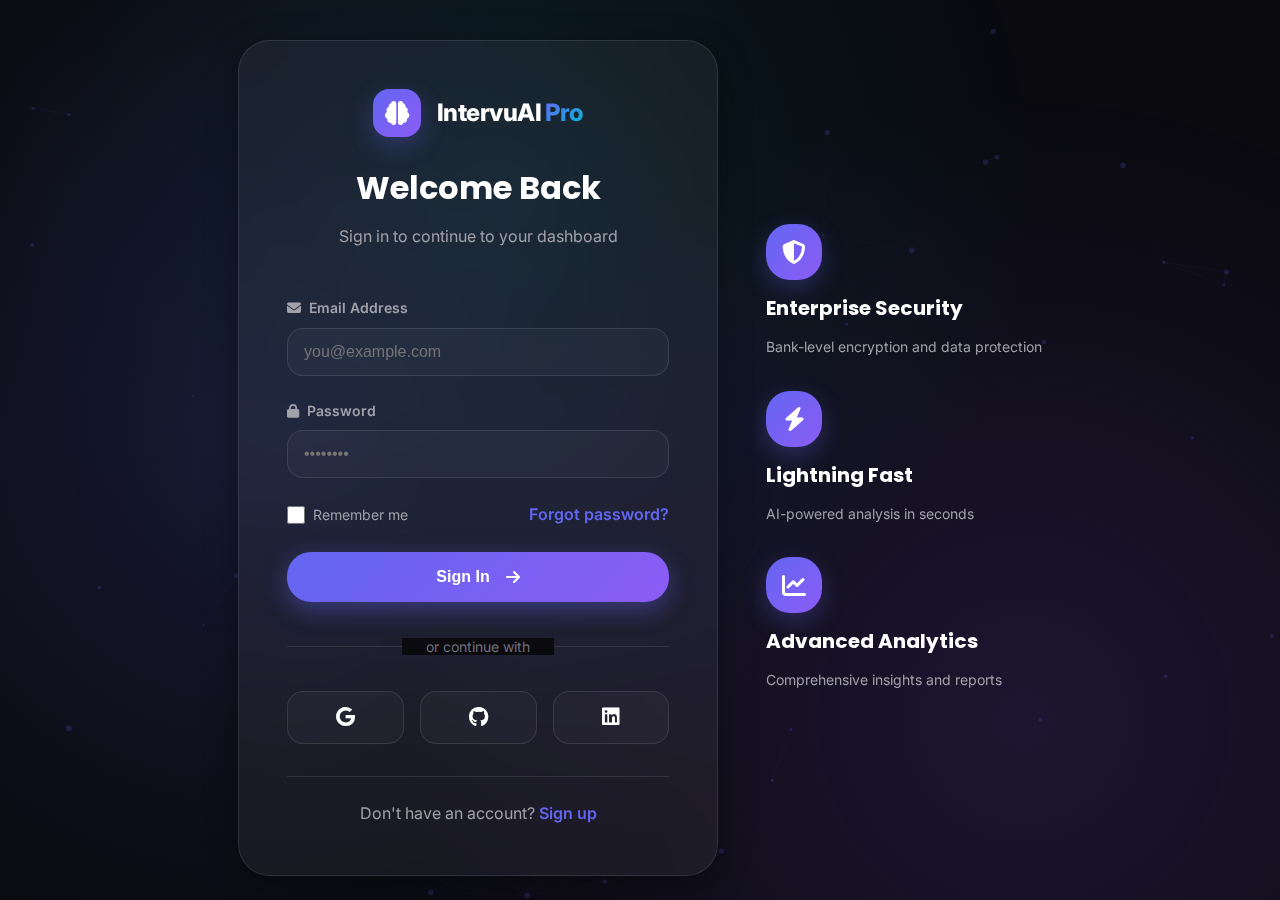
<file: huggingface-space/static/login.html>
<!DOCTYPE html>
<html lang="en">
<head>
    <meta charset="UTF-8">
    <meta name="viewport" content="width=device-width, initial-scale=1.0">
    <title>Login - IntervuAI Pro</title>
    <link href="https://fonts.googleapis.com/css2?family=Poppins:wght@300;400;500;600;700;800&family=Inter:wght@300;400;500;600;700&display=swap" rel="stylesheet">
    <link rel="stylesheet" href="https://cdnjs.cloudflare.com/ajax/libs/font-awesome/6.4.0/css/all.min.css">
    <link rel="stylesheet" href="assets/css/premium.css">
    <link rel="stylesheet" href="assets/css/auth.css">
</head>
<body>
    <div class="premium-bg">
        <div class="gradient-mesh"></div>
        <div class="neural-network">
            <canvas id="neuralCanvas"></canvas>
        </div>
    </div>

    <div class="auth-container">
        <div class="auth-card">
            <div class="auth-header">
                <div class="brand-logo">
                    <div class="brand-icon">
                        <i class="fas fa-brain"></i>
                    </div>
                    <span class="brand-text">IntervuAI<span class="brand-pro">Pro</span></span>
                </div>
                <h1 class="auth-title">Welcome Back</h1>
                <p class="auth-subtitle">Sign in to continue to your dashboard</p>
            </div>

            <div class="alert alert-error hidden" id="errorAlert">
                <i class="fas fa-exclamation-circle"></i>
                <span id="errorMessage"></span>
            </div>

            <form id="loginForm" class="auth-form">
                <div class="form-group">
                    <label class="form-label">
                        <i class="fas fa-envelope"></i>
                        <span>Email Address</span>
                    </label>
                    <input 
                        type="email" 
                        name="email" 
                        id="emailInput"
                        class="form-input" 
                        placeholder="you@example.com"
                        required
                    >
                </div>

                <div class="form-group">
                    <label class="form-label">
                        <i class="fas fa-lock"></i>
                        <span>Password</span>
                    </label>
                    <input 
                        type="password" 
                        name="password" 
                        id="passwordInput"
                        class="form-input" 
                        placeholder="••••••••"
                        required
                    >
                </div>

                <div class="form-options">
                    <label class="checkbox-label">
                        <input type="checkbox" name="remember">
                        <span>Remember me</span>
                    </label>
                    <a href="#" class="link-primary">Forgot password?</a>
                </div>

                <button type="submit" class="btn-primary btn-block">
                    <span>Sign In</span>
                    <i class="fas fa-arrow-right"></i>
                    <div class="btn-glow"></div>
                </button>
            </form>

            <div class="auth-divider">
                <span>or continue with</span>
            </div>

            <div class="social-login">
                <button class="btn-social" onclick="socialLogin('google')">
                    <i class="fab fa-google"></i>
                </button>
                <button class="btn-social" onclick="socialLogin('github')">
                    <i class="fab fa-github"></i>
                </button>
                <button class="btn-social" onclick="socialLogin('linkedin')">
                    <i class="fab fa-linkedin"></i>
                </button>
            </div>

            <div class="auth-footer">
                <p>Don't have an account? <a href="signup.html" class="link-primary">Sign up</a></p>
            </div>
        </div>

        <div class="auth-features">
            <div class="feature-item">
                <div class="feature-icon">
                    <i class="fas fa-shield-alt"></i>
                </div>
                <h3>Enterprise Security</h3>
                <p>Bank-level encryption and data protection</p>
            </div>
            <div class="feature-item">
                <div class="feature-icon">
                    <i class="fas fa-bolt"></i>
                </div>
                <h3>Lightning Fast</h3>
                <p>AI-powered analysis in seconds</p>
            </div>
            <div class="feature-item">
                <div class="feature-icon">
                    <i class="fas fa-chart-line"></i>
                </div>
                <h3>Advanced Analytics</h3>
                <p>Comprehensive insights and reports</p>
            </div>
        </div>
    </div>

    <script src="assets/js/neural-bg.js"></script>
    <script>
        document.getElementById('loginForm').addEventListener('submit', function(e) {
            e.preventDefault();
            const email = document.getElementById('emailInput').value;
            const password = document.getElementById('passwordInput').value;
            
            if (email && password) {
                // Store user info in session
                sessionStorage.setItem('userName', email.split('@')[0]);
                sessionStorage.setItem('userEmail', email);
                sessionStorage.setItem('isLoggedIn', 'true');
                
                // Redirect to main dashboard
                window.location.href = '/';
            } else {
                document.getElementById('errorAlert').classList.remove('hidden');
                document.getElementById('errorMessage').textContent = 'Please enter both email and password';
            }
        });
        
        function socialLogin(provider) {
            // Mock social login
            sessionStorage.setItem('userName', provider + '_user');
            sessionStorage.setItem('isLoggedIn', 'true');
            window.location.href = '/';
        }
    </script>
</body>
</html>
</file>
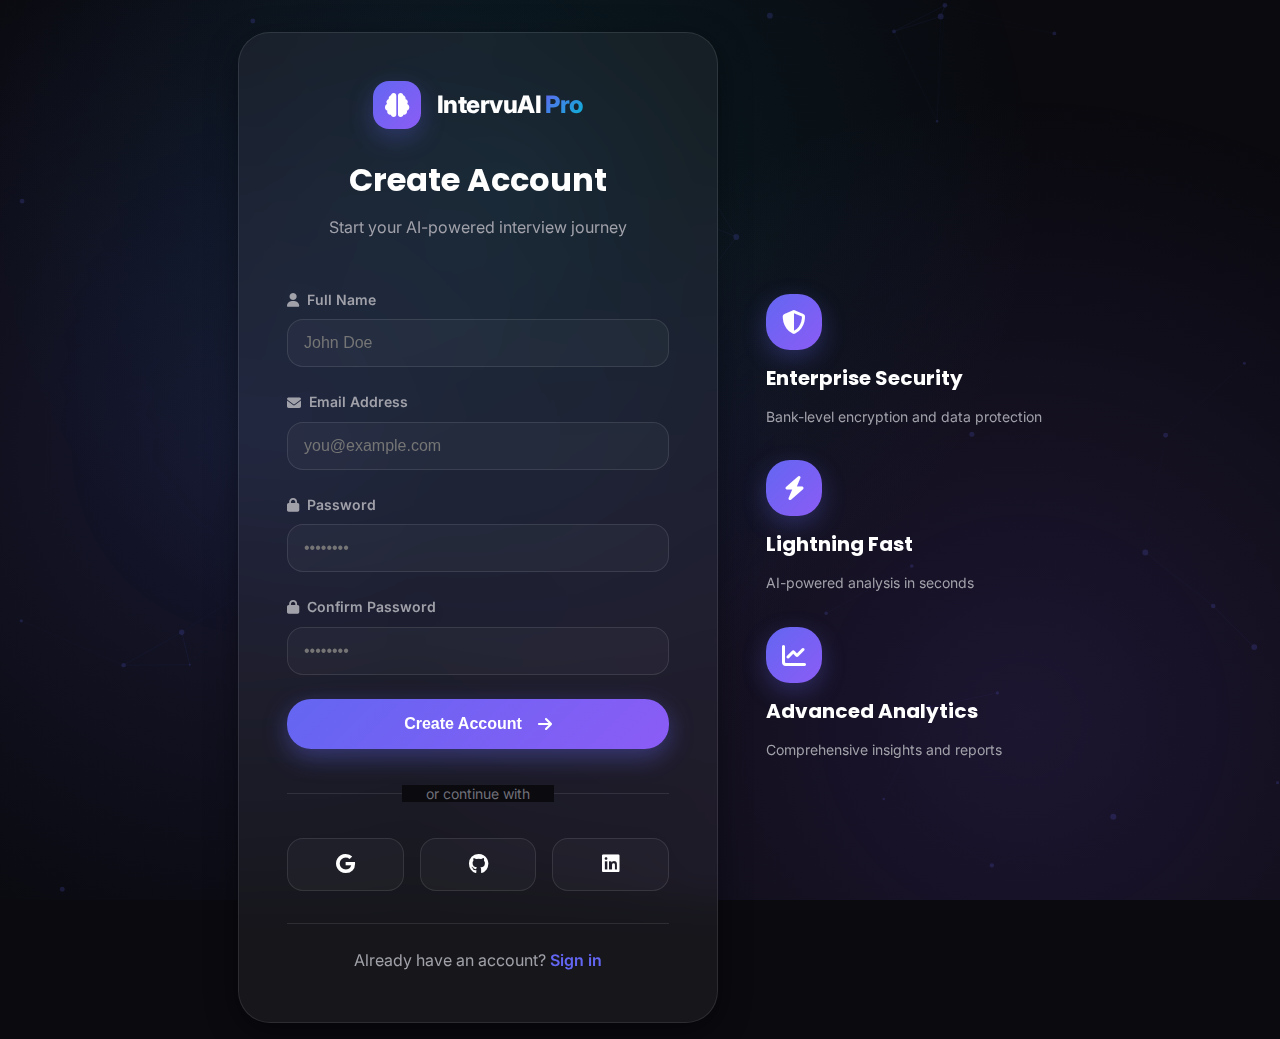
<file: huggingface-space/static/signup.html>
<!DOCTYPE html>
<html lang="en">
<head>
    <meta charset="UTF-8">
    <meta name="viewport" content="width=device-width, initial-scale=1.0">
    <title>Sign Up - IntervuAI Pro</title>
    <link href="https://fonts.googleapis.com/css2?family=Poppins:wght@300;400;500;600;700;800&family=Inter:wght@300;400;500;600;700&display=swap" rel="stylesheet">
    <link rel="stylesheet" href="https://cdnjs.cloudflare.com/ajax/libs/font-awesome/6.4.0/css/all.min.css">
    <link rel="stylesheet" href="assets/css/premium.css">
    <link rel="stylesheet" href="assets/css/auth.css">
</head>
<body>
    <div class="premium-bg">
        <div class="gradient-mesh"></div>
        <div class="neural-network">
            <canvas id="neuralCanvas"></canvas>
        </div>
    </div>

    <div class="auth-container">
        <div class="auth-card">
            <div class="auth-header">
                <div class="brand-logo">
                    <div class="brand-icon">
                        <i class="fas fa-brain"></i>
                    </div>
                    <span class="brand-text">IntervuAI<span class="brand-pro">Pro</span></span>
                </div>
                <h1 class="auth-title">Create Account</h1>
                <p class="auth-subtitle">Start your AI-powered interview journey</p>
            </div>

            <div class="alert alert-error hidden" id="errorAlert">
                <i class="fas fa-exclamation-circle"></i>
                <span id="errorMessage"></span>
            </div>

            <form id="signupForm" class="auth-form">
                <div class="form-group">
                    <label class="form-label">
                        <i class="fas fa-user"></i>
                        <span>Full Name</span>
                    </label>
                    <input 
                        type="text" 
                        name="name" 
                        id="nameInput"
                        class="form-input" 
                        placeholder="John Doe"
                        required
                    >
                </div>

                <div class="form-group">
                    <label class="form-label">
                        <i class="fas fa-envelope"></i>
                        <span>Email Address</span>
                    </label>
                    <input 
                        type="email" 
                        name="email" 
                        id="emailInput"
                        class="form-input" 
                        placeholder="you@example.com"
                        required
                    >
                </div>

                <div class="form-group">
                    <label class="form-label">
                        <i class="fas fa-lock"></i>
                        <span>Password</span>
                    </label>
                    <input 
                        type="password" 
                        name="password" 
                        id="passwordInput"
                        class="form-input" 
                        placeholder="••••••••"
                        required
                    >
                </div>

                <div class="form-group">
                    <label class="form-label">
                        <i class="fas fa-lock"></i>
                        <span>Confirm Password</span>
                    </label>
                    <input 
                        type="password" 
                        name="confirmPassword" 
                        id="confirmPasswordInput"
                        class="form-input" 
                        placeholder="••••••••"
                        required
                    >
                </div>

                <button type="submit" class="btn-primary btn-block">
                    <span>Create Account</span>
                    <i class="fas fa-arrow-right"></i>
                    <div class="btn-glow"></div>
                </button>
            </form>

            <div class="auth-divider">
                <span>or continue with</span>
            </div>

            <div class="social-login">
                <button class="btn-social" onclick="socialSignup('google')">
                    <i class="fab fa-google"></i>
                </button>
                <button class="btn-social" onclick="socialSignup('github')">
                    <i class="fab fa-github"></i>
                </button>
                <button class="btn-social" onclick="socialSignup('linkedin')">
                    <i class="fab fa-linkedin"></i>
                </button>
            </div>

            <div class="auth-footer">
                <p>Already have an account? <a href="login.html" class="link-primary">Sign in</a></p>
            </div>
        </div>

        <div class="auth-features">
            <div class="feature-item">
                <div class="feature-icon">
                    <i class="fas fa-shield-alt"></i>
                </div>
                <h3>Enterprise Security</h3>
                <p>Bank-level encryption and data protection</p>
            </div>
            <div class="feature-item">
                <div class="feature-icon">
                    <i class="fas fa-bolt"></i>
                </div>
                <h3>Lightning Fast</h3>
                <p>AI-powered analysis in seconds</p>
            </div>
            <div class="feature-item">
                <div class="feature-icon">
                    <i class="fas fa-chart-line"></i>
                </div>
                <h3>Advanced Analytics</h3>
                <p>Comprehensive insights and reports</p>
            </div>
        </div>
    </div>

    <script src="assets/js/neural-bg.js"></script>
    <script>
        document.getElementById('signupForm').addEventListener('submit', function(e) {
            e.preventDefault();
            const name = document.getElementById('nameInput').value;
            const email = document.getElementById('emailInput').value;
            const password = document.getElementById('passwordInput').value;
            const confirmPassword = document.getElementById('confirmPasswordInput').value;
            
            if (password !== confirmPassword) {
                document.getElementById('errorAlert').classList.remove('hidden');
                document.getElementById('errorMessage').textContent = 'Passwords do not match';
                return;
            }
            
            if (name && email && password) {
                // Store user info in session
                sessionStorage.setItem('userName', name);
                sessionStorage.setItem('userEmail', email);
                sessionStorage.setItem('isLoggedIn', 'true');
                
                // Redirect to main page
                window.location.href = 'index.html';
            } else {
                document.getElementById('errorAlert').classList.remove('hidden');
                document.getElementById('errorMessage').textContent = 'Please fill in all fields';
            }
        });
        
        function socialSignup(provider) {
            sessionStorage.setItem('userName', provider + '_user');
            sessionStorage.setItem('isLoggedIn', 'true');
            window.location.href = 'index.html';
        }
    </script>
</body>
</html>
</file>
<file: huggingface-space/static/assets/css/premium.css>
/* Premium AI Platform - Luxury Design System */

:root {
    /* Premium Color Palette */
    --color-primary: #6366f1;
    --color-primary-dark: #4f46e5;
    --color-secondary: #8b5cf6;
    --color-accent: #06b6d4;
    --color-success: #10b981;
    --color-warning: #f59e0b;
    --color-danger: #ef4444;
    
    /* Dark Theme */
    --color-bg-primary: #0a0a0f;
    --color-bg-secondary: #13131a;
    --color-bg-tertiary: #1a1a24;
    --color-surface: rgba(255, 255, 255, 0.03);
    --color-surface-hover: rgba(255, 255, 255, 0.06);
    
    /* Text Colors */
    --color-text-primary: #ffffff;
    --color-text-secondary: #a1a1aa;
    --color-text-tertiary: #71717a;
    
    /* Glass Effect */
    --glass-bg: rgba(255, 255, 255, 0.05);
    --glass-border: rgba(255, 255, 255, 0.1);
    --glass-shadow: 0 8px 32px 0 rgba(0, 0, 0, 0.37);
    
    /* Spacing */
    --spacing-xs: 0.5rem;
    --spacing-sm: 1rem;
    --spacing-md: 1.5rem;
    --spacing-lg: 2rem;
    --spacing-xl: 3rem;
    
    /* Border Radius */
    --radius-sm: 0.5rem;
    --radius-md: 1rem;
    --radius-lg: 1.5rem;
    --radius-xl: 2rem;
    
    /* Transitions */
    --transition-fast: 0.2s cubic-bezier(0.4, 0, 0.2, 1);
    --transition-base: 0.3s cubic-bezier(0.4, 0, 0.2, 1);
    --transition-slow: 0.5s cubic-bezier(0.4, 0, 0.2, 1);
}

* {
    margin: 0;
    padding: 0;
    box-sizing: border-box;
}

body {
    font-family: 'Inter', -apple-system, BlinkMacSystemFont, 'Segoe UI', sans-serif;
    background: var(--color-bg-primary);
    color: var(--color-text-primary);
    line-height: 1.6;
    overflow-x: hidden;
    -webkit-font-smoothing: antialiased;
    -moz-osx-font-smoothing: grayscale;
}

h1, h2, h3, h4, h5, h6 {
    font-family: 'Poppins', sans-serif;
    font-weight: 700;
    line-height: 1.2;
}

/* Premium Background */
.premium-bg {
    position: fixed;
    top: 0;
    left: 0;
    width: 100%;
    height: 100%;
    z-index: 0;
    overflow: hidden;
}

.gradient-mesh {
    position: absolute;
    width: 100%;
    height: 100%;
    background: 
        radial-gradient(circle at 20% 50%, rgba(99, 102, 241, 0.15) 0%, transparent 50%),
        radial-gradient(circle at 80% 80%, rgba(139, 92, 246, 0.15) 0%, transparent 50%),
        radial-gradient(circle at 40% 20%, rgba(6, 182, 212, 0.1) 0%, transparent 50%);
    animation: meshMove 20s ease-in-out infinite;
}

@keyframes meshMove {
    0%, 100% { transform: translate(0, 0) scale(1); }
    50% { transform: translate(50px, 30px) scale(1.1); }
}

.neural-network {
    position: absolute;
    width: 100%;
    height: 100%;
    opacity: 0.3;
}

#neuralCanvas {
    width: 100%;
    height: 100%;
}

/* Navigation */
.premium-nav {
    position: fixed;
    top: 0;
    left: 0;
    right: 0;
    z-index: 1000;
    background: var(--glass-bg);
    backdrop-filter: blur(20px);
    -webkit-backdrop-filter: blur(20px);
    border-bottom: 1px solid var(--glass-border);
}

.nav-container {
    max-width: 1400px;
    margin: 0 auto;
    padding: var(--spacing-md) var(--spacing-lg);
    display: flex;
    justify-content: space-between;
    align-items: center;
}

.nav-brand {
    display: flex;
    align-items: center;
    gap: var(--spacing-sm);
}

.brand-icon {
    width: 48px;
    height: 48px;
    background: linear-gradient(135deg, var(--color-primary), var(--color-secondary));
    border-radius: var(--radius-md);
    display: flex;
    align-items: center;
    justify-content: center;
    font-size: 24px;
    box-shadow: 0 8px 24px rgba(99, 102, 241, 0.3);
}

.brand-text {
    font-size: 24px;
    font-weight: 800;
    letter-spacing: -0.5px;
}

.brand-pro {
    background: linear-gradient(135deg, var(--color-primary), var(--color-accent));
    -webkit-background-clip: text;
    -webkit-text-fill-color: transparent;
    background-clip: text;
    margin-left: 4px;
}

.nav-menu {
    display: flex;
    align-items: center;
    gap: var(--spacing-md);
}

.nav-link {
    display: flex;
    align-items: center;
    gap: var(--spacing-xs);
    padding: var(--spacing-sm) var(--spacing-md);
    border-radius: var(--radius-md);
    color: var(--color-text-secondary);
    text-decoration: none;
    transition: all var(--transition-base);
    font-weight: 500;
}

.nav-link:hover {
    color: var(--color-text-primary);
    background: var(--color-surface-hover);
}

.nav-link.active {
    color: var(--color-primary);
    background: rgba(99, 102, 241, 0.1);
}

.nav-user {
    display: flex;
    align-items: center;
    gap: var(--spacing-sm);
    padding: var(--spacing-xs) var(--spacing-sm);
    background: var(--color-surface);
    border-radius: var(--radius-lg);
    border: 1px solid var(--glass-border);
}

.user-avatar {
    width: 40px;
    height: 40px;
    border-radius: 50%;
    background: linear-gradient(135deg, var(--color-primary), var(--color-secondary));
    display: flex;
    align-items: center;
    justify-content: center;
}

.user-info {
    display: flex;
    flex-direction: column;
}

.user-name {
    font-size: 14px;
    font-weight: 600;
}

.user-role {
    font-size: 12px;
    color: var(--color-text-tertiary);
}

.logout-btn {
    padding: var(--spacing-xs);
    color: var(--color-text-secondary);
    transition: color var(--transition-fast);
    cursor: pointer;
    text-decoration: none;
}

.logout-btn:hover {
    color: var(--color-danger);
}

/* Main Content */
.premium-main {
    position: relative;
    z-index: 1;
    padding-top: 100px;
    max-width: 1400px;
    margin: 0 auto;
    padding-left: var(--spacing-lg);
    padding-right: var(--spacing-lg);
}

/* Hero Section */
.hero-section {
    min-height: 80vh;
    display: flex;
    align-items: center;
    justify-content: center;
    text-align: center;
    padding: var(--spacing-xl) 0;
}

.hero-content {
    max-width: 900px;
}

.hero-badge {
    display: inline-flex;
    align-items: center;
    gap: var(--spacing-xs);
    padding: var(--spacing-xs) var(--spacing-md);
    background: var(--glass-bg);
    border: 1px solid var(--glass-border);
    border-radius: var(--radius-xl);
    font-size: 14px;
    font-weight: 500;
    margin-bottom: var(--spacing-lg);
    backdrop-filter: blur(10px);
}

.hero-badge i {
    color: var(--color-accent);
}

.hero-title {
    font-size: clamp(48px, 8vw, 72px);
    font-weight: 800;
    margin-bottom: var(--spacing-md);
    letter-spacing: -2px;
}

.gradient-text {
    background: linear-gradient(135deg, var(--color-primary), var(--color-accent));
    -webkit-background-clip: text;
    -webkit-text-fill-color: transparent;
    background-clip: text;
}

.hero-subtitle {
    font-size: 20px;
    color: var(--color-text-secondary);
    margin-bottom: var(--spacing-xl);
    line-height: 1.8;
}

.hero-actions {
    display: flex;
    gap: var(--spacing-md);
    justify-content: center;
    margin-bottom: var(--spacing-xl);
}

/* Buttons */
.btn-primary, .btn-secondary {
    position: relative;
    display: inline-flex;
    align-items: center;
    gap: var(--spacing-sm);
    padding: 16px 32px;
    border-radius: var(--radius-lg);
    font-size: 16px;
    font-weight: 600;
    border: none;
    cursor: pointer;
    transition: all var(--transition-base);
    overflow: hidden;
}

.btn-primary {
    background: linear-gradient(135deg, var(--color-primary), var(--color-secondary));
    color: white;
    box-shadow: 0 8px 24px rgba(99, 102, 241, 0.4);
}

.btn-primary:hover {
    transform: translateY(-2px);
    box-shadow: 0 12px 32px rgba(99, 102, 241, 0.5);
}

.btn-glow {
    position: absolute;
    top: 0;
    left: -100%;
    width: 100%;
    height: 100%;
    background: linear-gradient(90deg, transparent, rgba(255, 255, 255, 0.3), transparent);
    transition: left 0.5s;
}

.btn-primary:hover .btn-glow {
    left: 100%;
}

.btn-secondary {
    background: var(--color-surface);
    color: var(--color-text-primary);
    border: 1px solid var(--glass-border);
}

.btn-secondary:hover {
    background: var(--color-surface-hover);
    border-color: var(--color-primary);
}

/* Hero Stats */
.hero-stats {
    display: flex;
    justify-content: center;
    align-items: center;
    gap: var(--spacing-lg);
    padding: var(--spacing-lg);
    background: var(--glass-bg);
    border: 1px solid var(--glass-border);
    border-radius: var(--radius-xl);
    backdrop-filter: blur(10px);
    max-width: 600px;
    margin: 0 auto;
}

.stat-item {
    text-align: center;
}

.stat-value {
    font-size: 32px;
    font-weight: 800;
    background: linear-gradient(135deg, var(--color-primary), var(--color-accent));
    -webkit-background-clip: text;
    -webkit-text-fill-color: transparent;
    background-clip: text;
}

.stat-label {
    font-size: 14px;
    color: var(--color-text-tertiary);
    margin-top: 4px;
}

.stat-divider {
    width: 1px;
    height: 40px;
    background: var(--glass-border);
}

/* Glass Card */
.glass-card {
    background: var(--glass-bg);
    backdrop-filter: blur(20px);
    -webkit-backdrop-filter: blur(20px);
    border: 1px solid var(--glass-border);
    border-radius: var(--radius-xl);
    padding: var(--spacing-xl);
    box-shadow: var(--glass-shadow);
    transition: all var(--transition-base);
}

.glass-card:hover {
    border-color: rgba(99, 102, 241, 0.3);
    box-shadow: 0 12px 48px rgba(0, 0, 0, 0.5);
}

.glass-card.large {
    padding: var(--spacing-xl) var(--spacing-xl);
}

/* Upload Section */
.upload-section {
    margin: var(--spacing-xl) 0;
}

.card-header {
    display: flex;
    align-items: center;
    gap: var(--spacing-md);
    margin-bottom: var(--spacing-xl);
}

.header-icon {
    width: 64px;
    height: 64px;
    background: linear-gradient(135deg, var(--color-primary), var(--color-secondary));
    border-radius: var(--radius-lg);
    display: flex;
    align-items: center;
    justify-content: center;
    font-size: 28px;
    box-shadow: 0 8px 24px rgba(99, 102, 241, 0.3);
}

.card-title {
    font-size: 28px;
    font-weight: 700;
    margin-bottom: 4px;
}

.card-subtitle {
    font-size: 16px;
    color: var(--color-text-secondary);
}

.upload-area {
    border: 2px dashed var(--glass-border);
    border-radius: var(--radius-lg);
    padding: var(--spacing-xl);
    text-align: center;
    cursor: pointer;
    transition: all var(--transition-base);
}

.upload-area:hover {
    border-color: var(--color-primary);
    background: rgba(99, 102, 241, 0.05);
}

.upload-icon {
    font-size: 64px;
    color: var(--color-primary);
    margin-bottom: var(--spacing-md);
}

.upload-title {
    font-size: 24px;
    margin-bottom: var(--spacing-sm);
}

.upload-text {
    color: var(--color-text-secondary);
    margin-bottom: var(--spacing-md);
}

.upload-formats {
    display: flex;
    gap: var(--spacing-sm);
    justify-content: center;
}

.format-badge {
    padding: 6px 16px;
    background: var(--color-surface);
    border: 1px solid var(--glass-border);
    border-radius: var(--radius-sm);
    font-size: 12px;
    font-weight: 600;
    color: var(--color-primary);
}

/* Loading Overlay */
.loading-overlay {
    position: fixed;
    top: 0;
    left: 0;
    width: 100%;
    height: 100%;
    background: rgba(10, 10, 15, 0.95);
    backdrop-filter: blur(10px);
    display: flex;
    align-items: center;
    justify-content: center;
    z-index: 9999;
}

.loading-overlay.hidden {
    display: none;
}

.loading-content {
    text-align: center;
}

.loading-spinner {
    width: 80px;
    height: 80px;
    border: 4px solid var(--color-surface);
    border-top-color: var(--color-primary);
    border-radius: 50%;
    animation: spin 1s linear infinite;
    margin: 0 auto var(--spacing-md);
}

@keyframes spin {
    to { transform: rotate(360deg); }
}

.loading-text {
    font-size: 18px;
    color: var(--color-text-secondary);
}

/* Interview Section */
.interview-section {
    margin: var(--spacing-xl) 0;
}

.interview-header {
    display: flex;
    justify-content: space-between;
    align-items: center;
    margin-bottom: var(--spacing-xl);
}

.progress-indicator {
    position: relative;
}

.progress-circle {
    position: relative;
    width: 100px;
    height: 100px;
}

.progress-circle svg {
    transform: rotate(-90deg);
}

.progress-circle circle {
    fill: none;
    stroke: var(--color-surface);
    stroke-width: 8;
}

.progress-circle .progress-ring {
    stroke: var(--color-primary);
    stroke-linecap: round;
    transition: stroke-dashoffset 0.5s ease;
}

.progress-number {
    position: absolute;
    top: 50%;
    left: 50%;
    transform: translate(-50%, -50%);
    font-size: 20px;
    font-weight: 700;
    color: var(--color-primary);
}

.timer {
    display: flex;
    align-items: center;
    gap: var(--spacing-sm);
    padding: var(--spacing-sm) var(--spacing-md);
    background: var(--color-surface);
    border-radius: var(--radius-lg);
    font-size: 18px;
    font-weight: 600;
}

.question-container {
    margin-bottom: var(--spacing-xl);
}

.question-tags {
    display: flex;
    gap: var(--spacing-sm);
    margin-bottom: var(--spacing-md);
}

.tag {
    padding: 6px 16px;
    background: rgba(99, 102, 241, 0.1);
    border: 1px solid rgba(99, 102, 241, 0.3);
    border-radius: var(--radius-sm);
    font-size: 14px;
    font-weight: 600;
    color: var(--color-primary);
}

.question-text {
    font-size: 24px;
    line-height: 1.6;
    color: var(--color-text-primary);
}

.answer-container {
    margin-bottom: var(--spacing-xl);
}

.answer-input {
    width: 100%;
    padding: var(--spacing-md);
    background: var(--color-surface);
    border: 1px solid var(--glass-border);
    border-radius: var(--radius-lg);
    color: var(--color-text-primary);
    font-size: 16px;
    font-family: inherit;
    resize: vertical;
    min-height: 200px;
    transition: all var(--transition-base);
}

.answer-input:focus {
    outline: none;
    border-color: var(--color-primary);
    box-shadow: 0 0 0 4px rgba(99, 102, 241, 0.1);
}

.ai-warning {
    margin-top: var(--spacing-md);
    padding: var(--spacing-md);
    background: rgba(239, 68, 68, 0.1);
    border: 1px solid rgba(239, 68, 68, 0.3);
    border-radius: var(--radius-md);
    color: var(--color-danger);
    display: flex;
    align-items: center;
    gap: var(--spacing-sm);
}

.interview-actions {
    display: flex;
    justify-content: space-between;
    gap: var(--spacing-md);
}

/* Results Section */
.results-section {
    margin: var(--spacing-xl) 0;
}

.results-header {
    display: flex;
    justify-content: space-between;
    align-items: center;
    margin-bottom: var(--spacing-xl);
}

.section-title {
    font-size: 32px;
    font-weight: 700;
}

.results-grid {
    display: grid;
    grid-template-columns: repeat(auto-fit, minmax(400px, 1fr));
    gap: var(--spacing-lg);
}

.score-display {
    text-align: center;
}

.score-circle {
    position: relative;
    width: 200px;
    height: 200px;
    margin: 0 auto var(--spacing-lg);
}

.score-circle svg {
    transform: rotate(-90deg);
}

.score-circle circle {
    fill: none;
    stroke: var(--color-surface);
    stroke-width: 12;
}

.score-circle .score-ring {
    stroke: url(#scoreGradient);
    stroke-linecap: round;
}

.score-content {
    position: absolute;
    top: 50%;
    left: 50%;
    transform: translate(-50%, -50%);
    text-align: center;
}

.score-value {
    display: block;
    font-size: 48px;
    font-weight: 800;
    background: linear-gradient(135deg, var(--color-primary), var(--color-accent));
    -webkit-background-clip: text;
    -webkit-text-fill-color: transparent;
    background-clip: text;
}

.score-label {
    display: block;
    font-size: 16px;
    color: var(--color-text-secondary);
    margin-top: 4px;
}

.recommendation {
    display: flex;
    align-items: center;
    justify-content: center;
    gap: var(--spacing-sm);
    padding: var(--spacing-md);
    background: rgba(16, 185, 129, 0.1);
    border: 1px solid rgba(16, 185, 129, 0.3);
    border-radius: var(--radius-lg);
    color: var(--color-success);
    font-weight: 600;
}

.score-breakdown {
    display: flex;
    flex-direction: column;
    gap: var(--spacing-md);
}

.score-item {
    display: flex;
    flex-direction: column;
    gap: var(--spacing-xs);
}

.score-info {
    display: flex;
    justify-content: space-between;
    align-items: center;
}

.score-name {
    font-weight: 600;
    color: var(--color-text-secondary);
}

.score-percent {
    font-weight: 700;
    color: var(--color-primary);
}

.score-bar {
    height: 8px;
    background: var(--color-surface);
    border-radius: 10px;
    overflow: hidden;
}

.score-bar-fill {
    height: 100%;
    background: linear-gradient(90deg, var(--color-primary), var(--color-accent));
    border-radius: 10px;
    transition: width 1s ease;
}

/* Utility Classes */
.hidden {
    display: none !important;
}

/* Responsive */
@media (max-width: 768px) {
    .premium-main {
        padding-left: var(--spacing-md);
        padding-right: var(--spacing-md);
    }
    
    .hero-title {
        font-size: 36px;
    }
    
    .hero-actions {
        flex-direction: column;
    }
    
    .hero-stats {
        flex-direction: column;
        gap: var(--spacing-md);
    }
    
    .stat-divider {
        width: 100%;
        height: 1px;
    }
    
    .nav-menu {
        gap: var(--spacing-sm);
    }
    
    .nav-link span {
        display: none;
    }
}

/* Exam Mode Styles */
body.exam-mode {
    overflow: hidden;
}

body.exam-mode .interview-section {
    position: fixed;
    top: 0;
    left: 0;
    right: 0;
    bottom: 0;
    width: 100vw;
    height: 100vh;
    z-index: 9999;
    background: var(--color-bg-primary);
    display: flex;
    align-items: center;
    justify-content: center;
    padding: 2rem;
    margin: 0;
}

body.exam-mode .interview-section .glass-card {
    max-width: 900px;
    width: 100%;
    height: auto;
    max-height: 90vh;
    overflow-y: auto;
}

body.exam-mode .interview-section:not(.hidden) {
    display: flex !important;
}

/* Hide elements during exam */
body.exam-mode .premium-nav,
body.exam-mode .hero-section,
body.exam-mode .upload-section,
body.exam-mode .results-section {
    display: none !important;
}

/* Interview section full screen layout */
.interview-section {
    min-height: 100vh;
    display: flex;
    align-items: center;
    justify-content: center;
    padding: var(--spacing-xl);
}

.interview-section.hidden {
    display: none;
}

.interview-section .glass-card {
    width: 100%;
    max-width: 900px;
}

.interview-header {
    display: flex;
    justify-content: space-between;
    align-items: center;
    margin-bottom: var(--spacing-lg);
    padding-bottom: var(--spacing-md);
    border-bottom: 1px solid var(--glass-border);
}

.progress-indicator {
    display: flex;
    align-items: center;
    gap: var(--spacing-md);
}

.progress-circle {
    position: relative;
    width: 80px;
    height: 80px;
}

.progress-circle svg {
    width: 100%;
    height: 100%;
    transform: rotate(-90deg);
}

.progress-circle circle {
    fill: none;
    stroke-width: 8;
}

.progress-circle circle:first-child {
    stroke: var(--color-surface);
}

.progress-circle circle.progress-ring {
    stroke: var(--color-primary);
    stroke-linecap: round;
    transition: stroke-dashoffset 0.5s ease;
}

.progress-number {
    position: absolute;
    top: 50%;
    left: 50%;
    transform: translate(-50%, -50%);
    font-size: 18px;
    font-weight: 700;
    color: var(--color-text-primary);
}

.timer {
    display: flex;
    align-items: center;
    gap: var(--spacing-sm);
    padding: var(--spacing-sm) var(--spacing-md);
    background: var(--glass-bg);
    border: 1px solid var(--glass-border);
    border-radius: var(--radius-lg);
    font-size: 24px;
    font-weight: 700;
    color: var(--color-primary);
}

.timer i {
    font-size: 20px;
}

.question-container {
    margin-bottom: var(--spacing-xl);
}

.question-tags {
    display: flex;
    gap: var(--spacing-sm);
    margin-bottom: var(--spacing-md);
}

.question-tags .tag {
    padding: 6px 16px;
    background: rgba(99, 102, 241, 0.1);
    border: 1px solid rgba(99, 102, 241, 0.3);
    border-radius: 20px;
    font-size: 14px;
    font-weight: 500;
    color: var(--color-primary);
}

.question-text {
    font-size: 24px;
    font-weight: 600;
    line-height: 1.6;
    color: var(--color-text-primary);
    margin: 0;
}

.answer-container {
    margin-bottom: var(--spacing-xl);
}

.answer-input {
    width: 100%;
    min-height: 200px;
    padding: var(--spacing-md);
    background: var(--color-surface);
    border: 1px solid var(--glass-border);
    border-radius: var(--radius-lg);
    color: var(--color-text-primary);
    font-size: 16px;
    font-family: 'Inter', sans-serif;
    line-height: 1.6;
    resize: vertical;
    transition: all var(--transition-base);
}

.answer-input:focus {
    outline: none;
    border-color: var(--color-primary);
    box-shadow: 0 0 0 4px rgba(99, 102, 241, 0.1);
}

.answer-input::placeholder {
    color: var(--color-text-tertiary);
}

.ai-warning {
    display: flex;
    align-items: center;
    gap: var(--spacing-sm);
    padding: var(--spacing-sm) var(--spacing-md);
    background: rgba(239, 68, 68, 0.1);
    border: 1px solid rgba(239, 68, 68, 0.3);
    border-radius: var(--radius-md);
    color: var(--color-danger);
    font-size: 14px;
    font-weight: 500;
    margin-top: var(--spacing-sm);
}

.ai-warning.hidden {
    display: none;
}

.interview-actions {
    display: flex;
    justify-content: space-between;
    gap: var(--spacing-md);
}

.interview-actions button {
    flex: 1;
}

/* Exam mode - center interview card */
body.exam-mode .interview-section .glass-card {
    animation: slideInUp 0.5s ease;
}

@keyframes slideInUp {
    from {
        opacity: 0;
        transform: translateY(30px);
    }
    to {
        opacity: 1;
        transform: translateY(0);
    }
}

/* Results section styles */
.results-section {
    padding: var(--spacing-xl);
    min-height: 100vh;
}

.results-section.hidden {
    display: none;
}

.results-header {
    display: flex;
    justify-content: space-between;
    align-items: center;
    margin-bottom: var(--spacing-xl);
}

.section-title {
    font-size: 32px;
    font-weight: 700;
    color: var(--color-text-primary);
}

.results-grid {
    display: grid;
    grid-template-columns: repeat(auto-fit, minmax(400px, 1fr));
    gap: var(--spacing-lg);
}

.score-display {
    text-align: center;
    padding: var(--spacing-lg);
}

.score-circle {
    position: relative;
    width: 200px;
    height: 200px;
    margin: 0 auto var(--spacing-lg);
}

.score-circle svg {
    width: 100%;
    height: 100%;
    transform: rotate(-90deg);
}

.score-circle circle {
    fill: none;
    stroke-width: 12;
}

.score-circle circle:first-child {
    stroke: var(--color-surface);
}

.score-circle circle.score-ring {
    stroke: var(--color-primary);
    stroke-linecap: round;
}

.score-content {
    position: absolute;
    top: 50%;
    left: 50%;
    transform: translate(-50%, -50%);
    text-align: center;
}

.score-value {
    display: block;
    font-size: 48px;
    font-weight: 800;
    color: var(--color-text-primary);
}

.score-label {
    display: block;
    font-size: 16px;
    color: var(--color-text-secondary);
    margin-top: var(--spacing-xs);
}

.recommendation {
    display: flex;
    align-items: center;
    justify-content: center;
    gap: var(--spacing-sm);
    padding: var(--spacing-sm) var(--spacing-md);
    background: rgba(16, 185, 129, 0.1);
    border: 1px solid rgba(16, 185, 129, 0.3);
    border-radius: var(--radius-lg);
    color: var(--color-success);
    font-weight: 600;
}

.score-breakdown {
    display: flex;
    flex-direction: column;
    gap: var(--spacing-md);
}

.score-item {
    display: flex;
    flex-direction: column;
    gap: var(--spacing-xs);
}

.score-info {
    display: flex;
    justify-content: space-between;
    align-items: center;
}

.score-name {
    font-weight: 600;
    color: var(--color-text-primary);
}

.score-percent {
    font-weight: 700;
    color: var(--color-primary);
}

.score-bar {
    height: 8px;
    background: var(--color-surface);
    border-radius: 4px;
    overflow: hidden;
}

.score-bar-fill {
    height: 100%;
    background: linear-gradient(90deg, var(--color-primary), var(--color-secondary));
    border-radius: 4px;
    transition: width 1s ease;
}

/* Coding Challenge Styles */
.coding-challenge-notice {
    display: flex;
    align-items: center;
    gap: var(--spacing-sm);
    padding: var(--spacing-md);
    background: rgba(99, 102, 241, 0.1);
    border: 1px solid rgba(99, 102, 241, 0.3);
    border-radius: var(--radius-md);
    color: var(--color-primary);
    font-weight: 600;
    margin-bottom: var(--spacing-md);
}

.coding-challenge-notice i {
    font-size: 20px;
}

.coding-language-selector {
    display: flex;
    align-items: center;
    gap: var(--spacing-md);
    padding: var(--spacing-md);
    background: var(--color-surface);
    border: 1px solid var(--glass-border);
    border-radius: var(--radius-md);
    margin-bottom: var(--spacing-md);
}

.coding-language-selector label {
    display: flex;
    align-items: center;
    gap: var(--spacing-sm);
    font-weight: 600;
    color: var(--color-text-secondary);
    margin: 0;
}

.language-dropdown {
    padding: 10px 16px;
    background: var(--color-bg-secondary);
    border: 1px solid var(--glass-border);
    border-radius: var(--radius-md);
    color: var(--color-text-primary);
    font-size: 16px;
    font-weight: 500;
    cursor: pointer;
    transition: all var(--transition-base);
    min-width: 200px;
}

.language-dropdown:hover {
    border-color: var(--color-primary);
}

.language-dropdown:focus {
    outline: none;
    border-color: var(--color-primary);
    box-shadow: 0 0 0 4px rgba(99, 102, 241, 0.1);
}

#codingEditor {
    background: var(--color-surface);
    border: 1px solid var(--glass-border);
    border-radius: var(--radius-lg);
    min-height: 700px;
    font-size: 16px;
}

/* Ensure iframe content is properly sized */
#codingEditor iframe {
    width: 100%;
    height: 100%;
}

/* Make interview card bigger for coding questions */
body.exam-mode .interview-section .glass-card.coding-active {
    max-width: 1200px;
    max-height: 98vh;
}

/* Exam Mode - Hide UI Elements */
body.exam-mode .premium-nav,
body.exam-mode .hero-section,
body.exam-mode .upload-section,
body.exam-mode .results-section {
    display: none !important;
}

body.exam-mode {
    overflow: hidden;
}

body.exam-mode .interview-section {
    position: fixed;
    top: 0;
    left: 0;
    right: 0;
    bottom: 0;
    width: 100vw;
    height: 100vh;
    z-index: 9999;
    background: var(--color-bg-primary);
    display: flex;
    align-items: center;
    justify-content: center;
    padding: 2rem;
    margin: 0;
    overflow-y: auto;
}

body.exam-mode .interview-section .glass-card {
    max-width: 1000px;
    width: 100%;
    height: auto;
    max-height: 95vh;
    overflow-y: auto;
}

body.exam-mode .interview-section:not(.hidden) {
    display: flex !important;
}

/* Fullscreen coding editor for coding questions */
body.exam-mode .interview-section.coding-mode {
    padding: 0 !important;
    align-items: stretch !important;
}

body.exam-mode .interview-section.coding-mode .glass-card {
    max-width: 100vw !important;
    width: 100vw !important;
    max-height: 100vh !important;
    height: 100vh !important;
    margin: 0 !important;
    padding: 1.5rem !important;
    border-radius: 0 !important;
    display: flex;
    flex-direction: column;
    overflow: hidden;
}

body.exam-mode .interview-section.coding-mode .interview-header {
    flex-shrink: 0;
}

body.exam-mode .interview-section.coding-mode .question-container {
    flex-shrink: 0;
}

body.exam-mode .interview-section.coding-mode .answer-container {
    flex: 1;
    display: flex;
    flex-direction: column;
    min-height: 0;
    overflow: hidden;
}

body.exam-mode .interview-section.coding-mode #codingEditor {
    flex: 1;
    min-height: 0 !important;
    height: 100% !important;
}

body.exam-mode .interview-section.coding-mode .interview-actions {
    flex-shrink: 0;
    margin-top: 1rem;
}
</file>
<file: huggingface-space/static/assets/css/auth.css>
/* Authentication Pages - Premium Design */

.auth-container {
    position: relative;
    z-index: 1;
    min-height: 100vh;
    display: flex;
    align-items: center;
    justify-content: center;
    padding: var(--spacing-lg);
    gap: var(--spacing-xl);
}

.auth-card {
    width: 100%;
    max-width: 480px;
    background: var(--glass-bg);
    backdrop-filter: blur(20px);
    border: 1px solid var(--glass-border);
    border-radius: var(--radius-xl);
    padding: var(--spacing-xl);
    box-shadow: var(--glass-shadow);
}

.auth-header {
    text-align: center;
    margin-bottom: var(--spacing-xl);
}

.brand-logo {
    display: flex;
    align-items: center;
    justify-content: center;
    gap: var(--spacing-sm);
    margin-bottom: var(--spacing-lg);
}

.auth-title {
    font-size: 32px;
    margin-bottom: var(--spacing-sm);
}

.auth-subtitle {
    color: var(--color-text-secondary);
    font-size: 16px;
}

.auth-form {
    margin-bottom: var(--spacing-lg);
}

.form-group {
    margin-bottom: var(--spacing-md);
}

.form-label {
    display: flex;
    align-items: center;
    gap: var(--spacing-xs);
    font-size: 14px;
    font-weight: 600;
    margin-bottom: var(--spacing-xs);
    color: var(--color-text-secondary);
}

.form-input {
    width: 100%;
    padding: 14px 16px;
    background: var(--color-surface);
    border: 1px solid var(--glass-border);
    border-radius: var(--radius-md);
    color: var(--color-text-primary);
    font-size: 16px;
    transition: all var(--transition-base);
}

.form-input:focus {
    outline: none;
    border-color: var(--color-primary);
    box-shadow: 0 0 0 4px rgba(99, 102, 241, 0.1);
}

.form-hint {
    display: block;
    font-size: 12px;
    color: var(--color-text-tertiary);
    margin-top: 4px;
}

.form-options {
    display: flex;
    justify-content: space-between;
    align-items: center;
    margin-bottom: var(--spacing-md);
}

.checkbox-label {
    display: flex;
    align-items: center;
    gap: var(--spacing-xs);
    font-size: 14px;
    color: var(--color-text-secondary);
    cursor: pointer;
}

.checkbox-label input[type="checkbox"] {
    width: 18px;
    height: 18px;
    cursor: pointer;
}

.link-primary {
    color: var(--color-primary);
    text-decoration: none;
    font-weight: 600;
    transition: color var(--transition-fast);
}

.link-primary:hover {
    color: var(--color-primary-dark);
}

.btn-block {
    width: 100%;
    justify-content: center;
}

.auth-divider {
    position: relative;
    text-align: center;
    margin: var(--spacing-lg) 0;
}

.auth-divider::before {
    content: '';
    position: absolute;
    top: 50%;
    left: 0;
    right: 0;
    height: 1px;
    background: var(--glass-border);
}

.auth-divider span {
    position: relative;
    background: var(--color-bg-primary);
    padding: 0 var(--spacing-md);
    font-size: 14px;
    color: var(--color-text-tertiary);
}

.social-login {
    display: flex;
    gap: var(--spacing-sm);
    margin-bottom: var(--spacing-lg);
}

.btn-social {
    flex: 1;
    padding: 14px;
    background: var(--color-surface);
    border: 1px solid var(--glass-border);
    border-radius: var(--radius-md);
    color: var(--color-text-primary);
    font-size: 20px;
    cursor: pointer;
    transition: all var(--transition-base);
}

.btn-social:hover {
    background: var(--color-surface-hover);
    border-color: var(--color-primary);
    transform: translateY(-2px);
}

.auth-footer {
    text-align: center;
    padding-top: var(--spacing-md);
    border-top: 1px solid var(--glass-border);
    color: var(--color-text-secondary);
}

.auth-features {
    display: flex;
    flex-direction: column;
    gap: var(--spacing-lg);
    max-width: 400px;
}

.feature-item {
    display: flex;
    flex-direction: column;
    gap: var(--spacing-sm);
}

.feature-icon {
    width: 56px;
    height: 56px;
    background: linear-gradient(135deg, var(--color-primary), var(--color-secondary));
    border-radius: var(--radius-lg);
    display: flex;
    align-items: center;
    justify-content: center;
    font-size: 24px;
    box-shadow: 0 8px 24px rgba(99, 102, 241, 0.3);
}

.feature-item h3 {
    font-size: 20px;
    font-weight: 700;
}

.feature-item p {
    color: var(--color-text-secondary);
    font-size: 14px;
}

.alert {
    padding: var(--spacing-md);
    border-radius: var(--radius-md);
    margin-bottom: var(--spacing-md);
    display: flex;
    align-items: center;
    gap: var(--spacing-sm);
}

.alert-error {
    background: rgba(239, 68, 68, 0.1);
    border: 1px solid rgba(239, 68, 68, 0.3);
    color: var(--color-danger);
}

@media (max-width: 1024px) {
    .auth-container {
        flex-direction: column;
    }
    
    .auth-features {
        max-width: 100%;
    }
}


/* ============================================
   AUTH PAGES - RESPONSIVE DESIGN
   ============================================ */

/* Tablets (768px - 1023px) */
@media (max-width: 1023px) {
    .auth-container {
        flex-direction: column;
        padding: var(--spacing-md);
        gap: var(--spacing-lg);
    }
    
    .auth-card {
        max-width: 100%;
        padding: var(--spacing-lg);
    }
    
    .auth-features {
        flex-direction: row;
        flex-wrap: wrap;
        justify-content: center;
        max-width: 100%;
    }
    
    .feature-item {
        flex: 1;
        min-width: 200px;
        max-width: 250px;
        text-align: center;
        align-items: center;
    }
}

/* Small Tablets / Large Phones (600px - 767px) */
@media (max-width: 767px) {
    .auth-container {
        padding: var(--spacing-sm);
        min-height: 100vh;
        justify-content: flex-start;
        padding-top: var(--spacing-lg);
    }
    
    .auth-card {
        padding: var(--spacing-md);
        border-radius: var(--radius-lg);
    }
    
    .auth-title {
        font-size: 26px;
    }
    
    .auth-subtitle {
        font-size: 14px;
    }
    
    .brand-logo {
        margin-bottom: var(--spacing-md);
    }
    
    .brand-icon {
        width: 40px;
        height: 40px;
        font-size: 20px;
    }
    
    .brand-text {
        font-size: 20px;
    }
    
    .form-input {
        padding: 12px 14px;
        font-size: 16px; /* Prevents zoom on iOS */
    }
    
    .form-options {
        flex-direction: column;
        gap: var(--spacing-sm);
        align-items: flex-start;
    }
    
    .btn-primary, .btn-secondary {
        padding: 14px 20px;
        font-size: 15px;
    }
    
    .social-login {
        gap: var(--spacing-xs);
    }
    
    .btn-social {
        padding: 12px;
        font-size: 18px;
    }
    
    .auth-features {
        display: none; /* Hide features on mobile to save space */
    }
    
    .feature-icon {
        width: 48px;
        height: 48px;
        font-size: 20px;
    }
    
    .feature-item h3 {
        font-size: 16px;
    }
    
    .feature-item p {
        font-size: 13px;
    }
}

/* Extra Small Phones (< 480px) */
@media (max-width: 479px) {
    .auth-container {
        padding: var(--spacing-xs);
        padding-top: var(--spacing-md);
    }
    
    .auth-card {
        padding: var(--spacing-sm);
        border-radius: var(--radius-md);
    }
    
    .auth-header {
        margin-bottom: var(--spacing-md);
    }
    
    .auth-title {
        font-size: 22px;
    }
    
    .auth-subtitle {
        font-size: 13px;
    }
    
    .brand-icon {
        width: 36px;
        height: 36px;
        font-size: 18px;
    }
    
    .brand-text {
        font-size: 18px;
    }
    
    .form-label {
        font-size: 13px;
    }
    
    .form-input {
        padding: 10px 12px;
    }
    
    .checkbox-label {
        font-size: 13px;
    }
    
    .link-primary {
        font-size: 13px;
    }
    
    .btn-primary {
        padding: 12px 16px;
        font-size: 14px;
    }
    
    .btn-social {
        padding: 10px;
        font-size: 16px;
    }
    
    .auth-divider span {
        font-size: 12px;
    }
    
    .auth-footer {
        font-size: 13px;
    }
    
    .alert {
        padding: var(--spacing-sm);
        font-size: 13px;
    }
}

/* Landscape Mode for Phones */
@media (max-height: 600px) and (orientation: landscape) {
    .auth-container {
        flex-direction: row;
        align-items: flex-start;
        padding-top: var(--spacing-sm);
    }
    
    .auth-card {
        max-width: 400px;
        max-height: 90vh;
        overflow-y: auto;
    }
    
    .auth-features {
        display: flex;
        flex-direction: column;
        gap: var(--spacing-sm);
    }
    
    .feature-item {
        flex-direction: row;
        text-align: left;
        align-items: center;
    }
    
    .feature-icon {
        width: 40px;
        height: 40px;
        font-size: 18px;
        flex-shrink: 0;
    }
}

/* Touch Device Optimizations */
@media (hover: none) and (pointer: coarse) {
    .form-input,
    .btn-primary,
    .btn-secondary,
    .btn-social {
        min-height: 48px;
    }
    
    .checkbox-label input[type="checkbox"] {
        width: 22px;
        height: 22px;
    }
    
    .btn-social:hover {
        transform: none;
    }
}

/* Safe Area for Notched Phones */
@supports (padding: max(0px)) {
    .auth-container {
        padding-left: max(var(--spacing-sm), env(safe-area-inset-left));
        padding-right: max(var(--spacing-sm), env(safe-area-inset-right));
        padding-bottom: max(var(--spacing-sm), env(safe-area-inset-bottom));
    }
}
</file>
